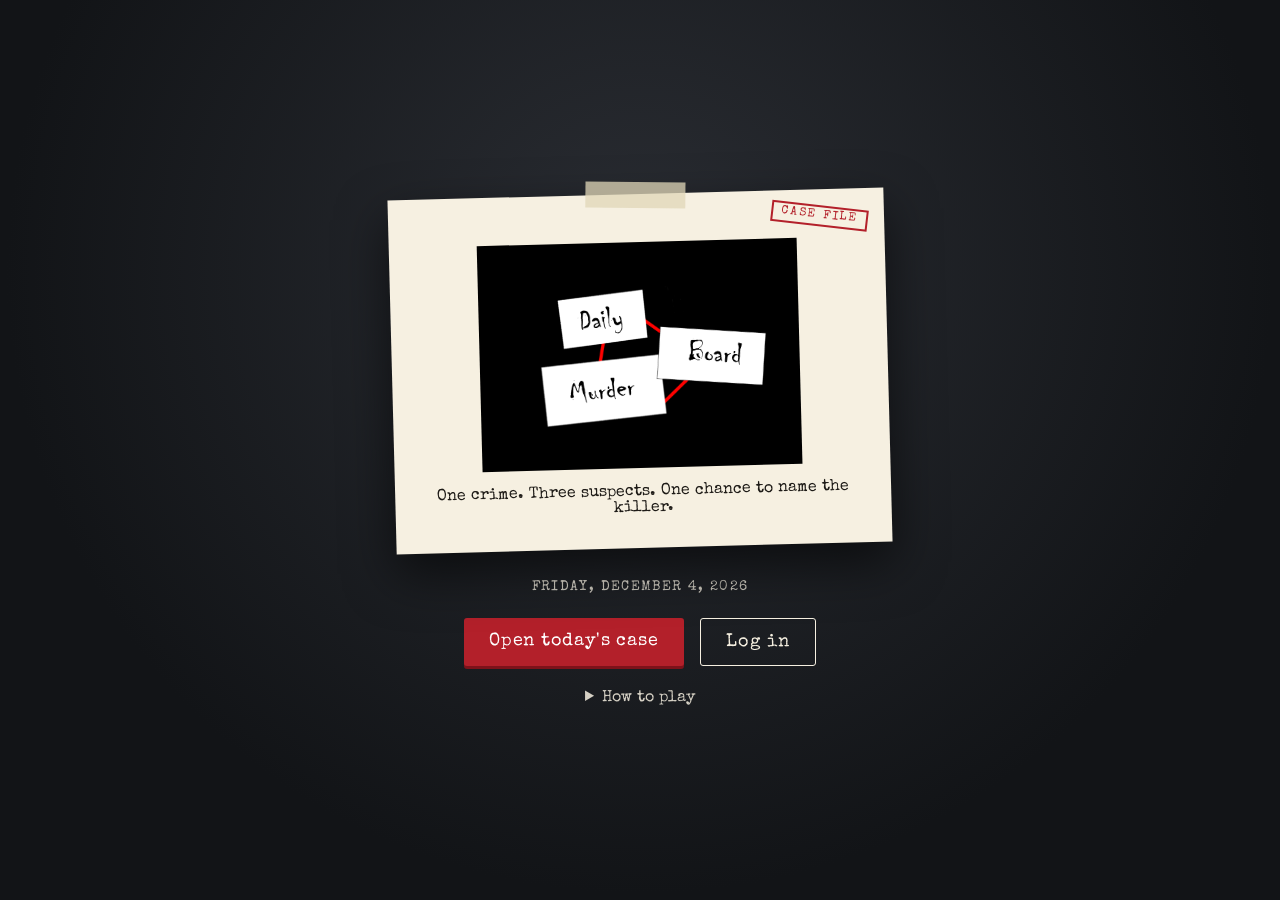
<file: index.html>
<!DOCTYPE html>
<html lang="en">
<head>
  <meta charset="UTF-8">
  <link rel="icon" href="/assets/DMB.png">
  <meta name="viewport" content="width=device-width, initial-scale=1">
  <title>DMB</title>
  <link rel="preconnect" href="https://fonts.googleapis.com">
  <link href="https://fonts.googleapis.com/css2?family=Caveat:wght@500&family=Playfair+Display:wght@700;900&family=Special+Elite&display=swap" rel="stylesheet">
  <link rel="stylesheet" href="css/style.css">
</head>
<body class="landing">
  <main class="hero">
    <div class="logo">
      <span class="logo-stamp">Case file</span>
      <h1><img src="./assets/DMB.png" alt="DMB"></h1>
      <p class="tagline">One crime. Three suspects. One chance to name the killer.</p>
    </div>

    <p class="today" id="today"></p>

    <div class="hero-actions">
      <a href="play.html" class="btn btn-red btn-lg">Open today's case</a>
      <button class="btn btn-ghost btn-lg" id="login-btn">Log in</button>
    </div>

    <details class="how">
      <summary>How to play</summary>
      <ol>
        <li>Study the corkboard. Click any photo or note to read the full file.</li>
        <li>Drag cards around and keep notes in your notepad.</li>
        <li>When you're ready, name the killer, the motive, and any accomplice.</li>
        <li>You get one accusation per day. Make it count.</li>
      </ol>
    </details>
  </main>

  <script>
    document.getElementById('today').textContent = new Date().toLocaleDateString(undefined, {
      weekday: 'long', month: 'long', day: 'numeric', year: 'numeric'
    });
    document.getElementById('login-btn').addEventListener('click', () => {
      alert('Accounts are coming soon. For now, your progress saves in this browser.');
    });
  </script>
</body>
</html>
</file>
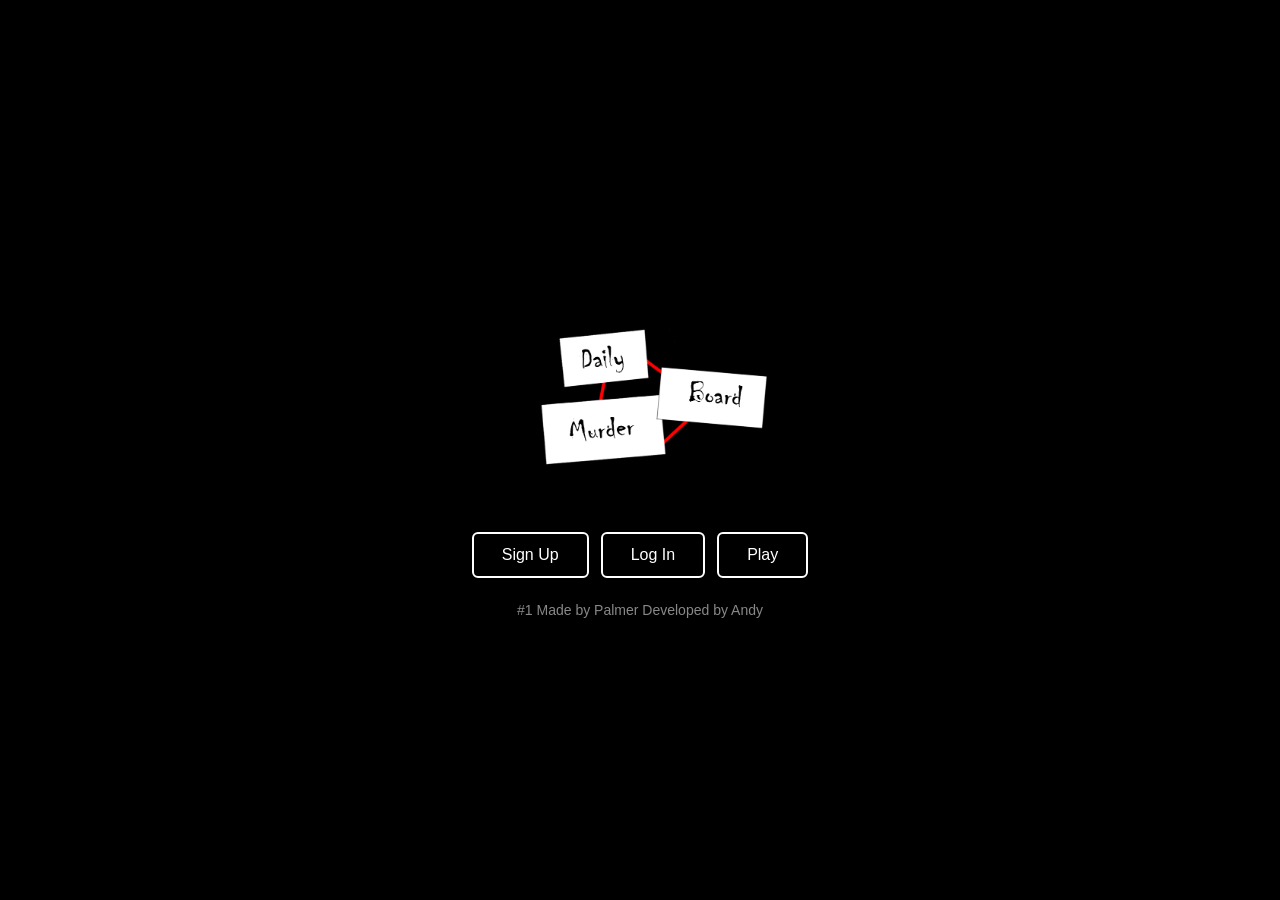
<file: remake/index.html>
<!DOCTYPE html>
<html lang="en">

<head>
    <meta charset="UTF-8">
    <title>DMB</title>
    <link rel="stylesheet" href="styles.css">
</head>

<body>
    <div class="landing">
        <img 
            src="./DMB.png"
            alt="DMB Logo"
            class="hero-image"
        >
        <div class="button-row">
            <button id="signupBtn">Sign Up</button>
            <button id="loginBtn">Log In</button>
            <button id="playBtn">Play</button>
        </div>
        <p class="tagline">
            #1
            Made by Palmer
            Developed by Andy
        </p>
    </div>
    
    <div id="mainPage" class="hidden">
        <h1>Welcome to DMB</h1>
        <p>Solve the clues to find the correct suspect </p>
    </div>
    <!-- JavaScript -->
    <script src="main.js"></script>
</body>
</html>

<!-- make the initial screen same to nyt by having the background blurred with a popout window with the logo showing the rules
 main cork screen with a collapsable notepad
 split screen guessing like strands? (maybe do the papers please collapsable guessing thing) -->
</file>
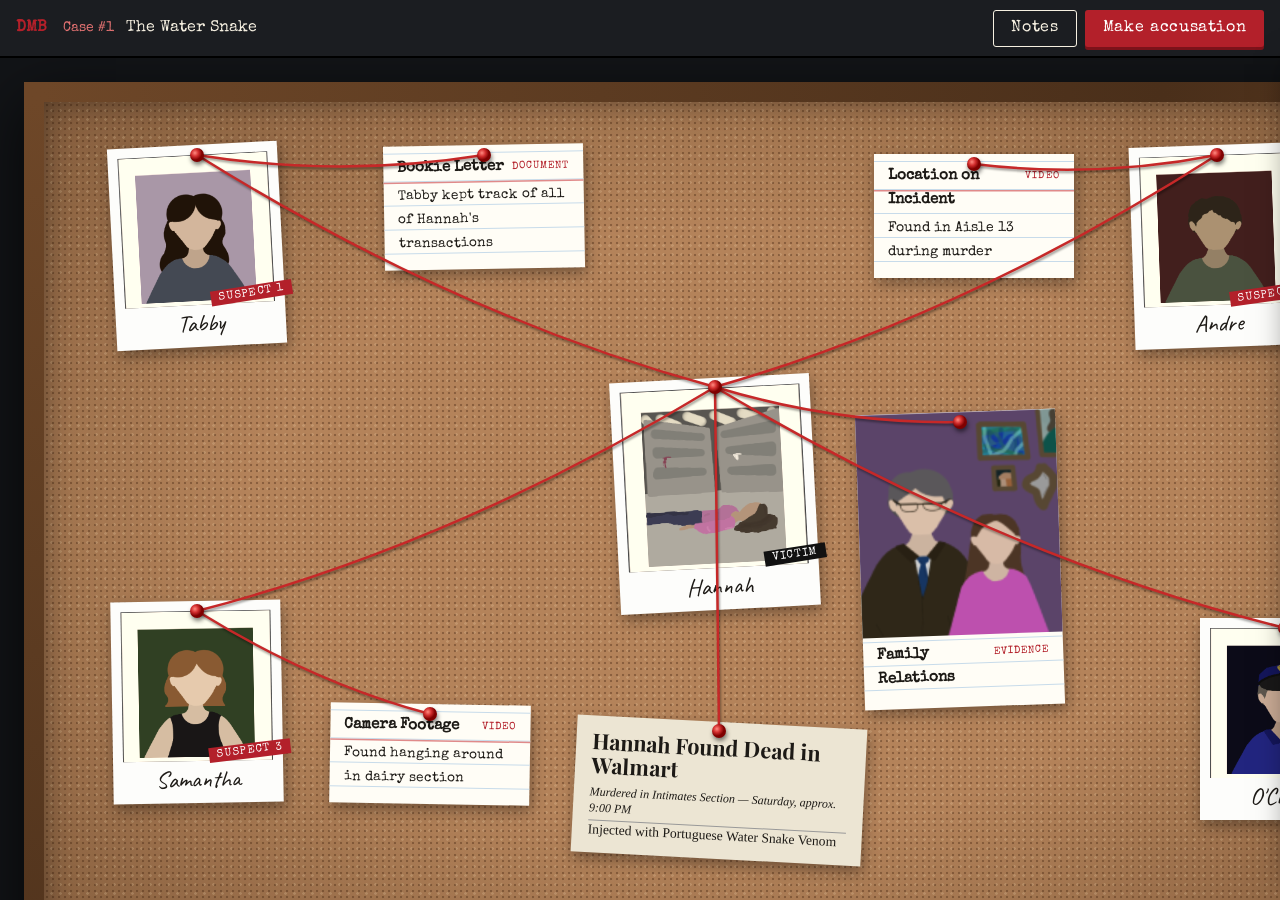
<file: play.html>
<!DOCTYPE html>
<html lang="en">
<head>
  <meta charset="UTF-8">
  <link rel="icon" href="assets/DMB.png">
  <meta name="viewport" content="width=device-width, initial-scale=1">
  <title>The Daily Case</title>
  <link rel="preconnect" href="https://fonts.googleapis.com">
  <link href="https://fonts.googleapis.com/css2?family=Caveat:wght@500&family=Playfair+Display:wght@700;900&family=Special+Elite&display=swap" rel="stylesheet">
  <link rel="stylesheet" href="css/style.css">
  <script src="js/game.js" defer></script>
</head>
<body class="play">
  <header class="topbar">
    <a href="index.html" class="brand">
        DMB
    </a>
    <div class="case-meta">
      <span id="case-number"></span>
      <strong id="case-title">Loading case file…</strong>
    </div>
    <div class="actions">
      <button id="notes-toggle" class="btn btn-ghost" aria-expanded="false" aria-controls="notepad">Notes</button>
      <button id="accuse-btn" class="btn btn-red">Make accusation</button>
    </div>
  </header>

  <main class="board-wrap">
    <div id="board">
      <svg id="strings" aria-hidden="true">
        <defs>
          <radialGradient id="pin-grad" cx="35%" cy="35%">
            <stop offset="0" stop-color="#ff8a80"/>
            <stop offset="0.5" stop-color="#d32f2f"/>
            <stop offset="1" stop-color="#7f0000"/>
          </radialGradient>
        </defs>
        <g id="string-layer"></g>
      </svg>
    </div>
  </main>

  <aside id="notepad" class="notepad" aria-label="Detective's notes">
    <div class="notepad-head">
      <span>Detective's notes</span>
      <button id="notes-close" aria-label="Close notes">×</button>
    </div>
    <textarea id="notes" placeholder="Jot down your theories…"></textarea>
  </aside>

  <dialog id="detail" class="modal">
    <button class="modal-x" data-close aria-label="Close">×</button>
    <div id="detail-body"></div>
    <div class="modal-actions">
      <button id="detail-note" class="btn btn-ghost">Add to notes</button>
    </div>
  </dialog>

  <dialog id="accuse" class="modal modal-wide">
    <form id="accuse-form">
      <p class="kicker">Final report</p>
      <h2>File your accusation</h2>
      <fieldset><legend>Who did it?</legend><div id="culprit-options" class="choices"></div></fieldset>
      <fieldset><legend>Why?</legend><div id="motive-options" class="choices choices--stack"></div></fieldset>
      <fieldset><legend>Did they have help?</legend><div id="accomplice-options" class="choices"></div></fieldset>
      <p class="warning">You only get one accusation per case.</p>
      <div class="modal-actions">
        <button type="button" class="btn btn-ghost" data-close>Keep investigating</button>
        <button type="submit" class="btn btn-red">Accuse</button>
      </div>
    </form>
  </dialog>

  <dialog id="result" class="modal">
    <div id="result-body"></div>
    <div class="modal-actions">
      <button class="btn btn-ghost" data-close>Back to board</button>
      <button id="share-btn" class="btn btn-red">Share result</button>
    </div>
  </dialog>
</body>
</html>
</file>
<file: css/style.css>
:root {
  --ink: #1d1a16;
  --paper: #f6f0e1;
  --paper-2: #fffdf6;
  --red: #b3202a;
  --red-dark: #7d121a;
  --cork: #b4835a;
  --wood: #5a3a22;
  --noir: #121417;
  --type: 'Special Elite', 'Courier New', monospace;
  --hand: 'Caveat', cursive;
  --display: 'Playfair Display', Georgia, serif;
}

* { box-sizing: border-box; }
html, body { margin: 0; height: 100%; }
body { font-family: var(--type); color: var(--ink); }

/* ---------- Buttons ---------- */
.btn {
  font: inherit; border: 0; cursor: pointer; text-decoration: none;
  display: inline-block; padding: .6rem 1.1rem; border-radius: 3px;
  letter-spacing: .04em; transition: transform .1s, background .15s;
}
.btn:active { transform: translateY(1px); }
.btn-red { background: var(--red); color: #fff; box-shadow: 0 3px 0 var(--red-dark); }
.btn-red:hover { background: #c9252f; }
.btn-ghost { background: transparent; color: inherit; border: 1.5px solid currentColor; }
.btn-lg { padding: .9rem 1.6rem; font-size: 1.1rem; }

/* ---------- Landing ---------- */
.landing {
  min-height: 100vh; display: grid; place-items: center; color: var(--paper);
  background: radial-gradient(ellipse at 50% 30%, #2a2d33 0%, var(--noir) 70%);
}
.hero { text-align: center; padding: 2rem; max-width: 560px; }
.logo {
  position: relative; background: var(--paper); color: var(--ink);
  padding: 2.5rem 2rem 2rem; margin-bottom: 2rem;
  transform: rotate(-1.5deg); box-shadow: 0 20px 50px rgba(0,0,0,.6);
}
.logo::before { /* tape */
  content: ''; position: absolute; top: -12px; left: 50%; width: 100px; height: 26px;
  background: rgba(225, 215, 185, .75); transform: translateX(-50%) rotate(2deg);
}
.logo-stamp {
  position: absolute; top: 1rem; right: 1rem; padding: .15rem .5rem;
  border: 2px solid var(--red); color: var(--red); font-size: .75rem;
  text-transform: uppercase; letter-spacing: .15em; transform: rotate(8deg);
}
.logo h1 {
  font-family: var(--display); font-weight: 900; text-transform: uppercase;
  font-size: clamp(3rem, 10vw, 5rem); line-height: .9; margin: .5rem 0 1rem;
}
.tagline { margin: 0; }
.today { opacity: .7; text-transform: uppercase; letter-spacing: .1em; font-size: .85rem; }
.hero-actions { display: flex; gap: 1rem; justify-content: center; flex-wrap: wrap; margin: 1.5rem 0; }
.how { text-align: left; opacity: .85; }
.how summary { cursor: pointer; text-align: center; }
.how ol { line-height: 1.7; }

/* ---------- Play layout ---------- */
.play { background: var(--noir); display: flex; flex-direction: column; height: 100vh; overflow: hidden; }
.topbar {
  display: flex; align-items: center; gap: 1rem; flex-wrap: wrap;
  padding: .6rem 1rem; background: #1b1d21; color: var(--paper); border-bottom: 2px solid #000;
}
/* .brand {
  font-family: var(--display); font-weight: 900; text-transform: uppercase;
  color: var(--paper); text-decoration: none; font-size: 1.2rem;
} */
.brand { display: flex; align-items: center; text-decoration: none; color:var(--red); font-family: (--display); font-weight: 900; }
.brand img { height: 40px; width: auto; display: block; }
.case-meta { flex: 1; display: flex; gap: .75rem; align-items: baseline; min-width: 0; }
.case-meta span { color: #e57373; font-size: .85rem; white-space: nowrap; }
.case-meta strong { font-weight: normal; white-space: nowrap; overflow: hidden; text-overflow: ellipsis; }
.actions { display: flex; gap: .5rem; }

.board-wrap { flex: 1; overflow: auto; padding: 24px; }

/* ---------- Corkboard ---------- */
#board {
  position: relative; width: 1400px; height: 900px; margin: 0 auto;
  background-color: var(--cork);
  background-image:
    radial-gradient(rgba(60,30,10,.35) 1px, transparent 1.6px),
    radial-gradient(rgba(255,230,190,.18) 1px, transparent 1.6px),
    radial-gradient(ellipse at center, transparent 50%, rgba(40,20,5,.35) 100%);
  background-size: 6px 6px, 9px 9px, 100% 100%;
  background-position: 0 0, 3px 4px, 0 0;
  border: 20px solid var(--wood);
  border-image: linear-gradient(135deg, #6e4728, #4a2f1a 50%, #6e4728) 1;
  box-shadow: 0 20px 60px rgba(0,0,0,.7), inset 0 0 30px rgba(0,0,0,.4);
}

.card {
  position: absolute; transform: rotate(var(--tilt, 0deg));
  box-shadow: 2px 6px 14px rgba(0,0,0,.35);
  cursor: grab; user-select: none; touch-action: none;
  transition: box-shadow .15s, transform .15s;
}
.card:hover { transform: rotate(var(--tilt)) scale(1.02); box-shadow: 4px 12px 24px rgba(0,0,0,.45); }
.card.dragging { cursor: grabbing; transform: rotate(0deg) scale(1.05); box-shadow: 8px 20px 30px rgba(0,0,0,.5); transition: none; }
.card:focus-visible { outline: 3px solid #ffd54f; outline-offset: 3px; }

/* Polaroids */
.card--suspect, .card--victim, .card--police { background: #fdfdfb; padding: 10px 10px 12px; width: 170px; }
.card--victim { width: 200px; }
.card--police .stamp { background: #1f4fbf; }
.photo {
  aspect-ratio: 1; display: grid; place-items: center; overflow: hidden;
  background: linear-gradient(160deg, #4b4f57, #24272c); filter: sepia(.25);
}
/* .card--victim .photo { filter: grayscale(1); } */
.photo img { width: 100%; height: 100%; object-fit: cover; pointer-events: none;}
.photo span { font-family: var(--display); font-size: 3rem; color: rgba(255,255,255,.75); }
.caption { font-family: var(--hand); font-size: 1.5rem; text-align: center; margin-top: 6px; line-height: 1; }
.stamp {
  position: absolute; bottom: 44px; right: -8px; padding: 2px 8px;
  background: var(--red); color: #fff; font-size: .7rem;
  text-transform: uppercase; letter-spacing: .12em; transform: rotate(-6deg);
}
.card--victim .stamp { background: #111; }


.clue-photo { margin: -10px -14px 6px; }
.clue-photo img { display: block; width: 100%; pointer-events: none; -webkit-user-drag: none; }

/* Index cards */
.card--clue {
  width: 200px; padding: 10px 14px 14px; font-size: .85rem; line-height: 24px;
  background:
    linear-gradient(#e08a8a, #e08a8a) 0 36px / 100% 1.5px no-repeat,
    repeating-linear-gradient(transparent 0 23px, #c7dbea 23px 24px) 0 12px,
    var(--paper-2);
}
.card--clue h4 { margin: 0 0 4px; font-size: .95rem; }
.card--clue p { margin: 0; }
.tag { float: right; font-size: .65rem; text-transform: uppercase; letter-spacing: .1em; color: var(--red); }

/* Newspaper clipping */
.card--scene {
  width: 290px; padding: 14px 16px; background: #ece5d3;
  font-family: Georgia, serif; font-size: .85rem; line-height: 1.35;
}
.card--scene h3 { font-family: var(--display); font-size: 1.35rem; line-height: 1.1; margin: 0 0 6px; }
.dateline { font-style: italic; font-size: .75rem; margin: 0 0 6px; padding-bottom: 4px; border-bottom: 1px solid #999; }
.card--scene p { margin: 0; }

/* Red string + pins */
#strings { position: absolute; inset: 0; width: 100%; height: 100%; pointer-events: none; z-index: 1000; overflow: visible; }
.string { fill: none; stroke: #c62828; stroke-width: 2.5; stroke-linecap: round; filter: drop-shadow(1px 2px 1px rgba(0,0,0,.4)); }
.pin { fill: url(#pin-grad); filter: drop-shadow(1px 3px 2px rgba(0,0,0,.5)); }

.error {
  position: absolute; top: 50%; left: 50%; transform: translate(-50%, -50%);
  background: var(--paper); padding: 1.5rem; max-width: 420px; text-align: center;
}

/* ---------- Notepad ---------- */
.notepad {
  position: fixed; top: 64px; right: 0; bottom: 16px; width: min(340px, 90vw); z-index: 2000;
  display: flex; flex-direction: column; background: #fff8b8;
  border-left: 3px solid #e57373; box-shadow: -8px 0 30px rgba(0,0,0,.5);
  transform: translateX(105%); transition: transform .3s ease;
}
.notepad.open { transform: none; }
.notepad-head {
  display: flex; justify-content: space-between; align-items: center;
  padding: .6rem 1rem; background: #2b2b2b; color: #fff8b8;
}
.notepad-head button { background: none; border: 0; color: inherit; font-size: 1.5rem; cursor: pointer; }
#notes {
  flex: 1; border: 0; outline: none; resize: none; color: #1a237e;
  padding: 4px 1rem 1rem 2.2rem; font-family: var(--hand); font-size: 1.45rem; line-height: 32px;
  background: repeating-linear-gradient(transparent 0 31px, #9fc5e8 31px 32px);
  background-attachment: local;
}

/* ---------- Modals ---------- */
.modal {
  border: 0; padding: 2rem; max-width: min(520px, 92vw);
  background: var(--paper); font-family: var(--type); color: var(--ink);
  box-shadow: 0 30px 80px rgba(0,0,0,.6);
}
.modal-wide { max-width: min(660px, 94vw); }
.modal::backdrop { background: rgba(10,10,12,.7); backdrop-filter: blur(2px); }
.modal h2 { font-family: var(--display); font-size: 1.8rem; margin: .2rem 0 .8rem; }
.modal h3 { font-family: var(--display); margin: 1.5rem 0 .4rem; }
.modal p { line-height: 1.5; }
.modal dl { display: grid; grid-template-columns: auto 1fr; gap: .25rem 1rem; font-size: .9rem; }
.modal dt { color: #6b6255; }
.modal dd { margin: 0; }
.modal-x { position: absolute; top: .5rem; right: .75rem; background: none; border: 0; font-size: 1.6rem; cursor: pointer; }
.modal-actions { display: flex; gap: .75rem; justify-content: flex-end; flex-wrap: wrap; margin-top: 1.5rem; }
.kicker { margin: 0; color: var(--red); font-size: .75rem; text-transform: uppercase; letter-spacing: .15em; }

fieldset { border: 0; padding: 0; margin: 0 0 1.2rem; }
legend { font-weight: bold; margin-bottom: .5rem; }
.choices { display: grid; grid-template-columns: repeat(auto-fit, minmax(150px, 1fr)); gap: .5rem; }
.choices--stack { grid-template-columns: 1fr; }
.choice { position: relative; }
.choice input { position: absolute; opacity: 0; }
.choice span {
  display: block; height: 100%; padding: .7rem .8rem; cursor: pointer;
  border: 1.5px solid #b9ad97; background: var(--paper-2); transition: background .15s, border-color .15s;
}
.choice span:hover { border-color: var(--ink); }
.choice input:checked + span { border-color: var(--red); background: #fbe3e3; box-shadow: inset 0 0 0 1px var(--red); }
.choice input:focus-visible + span { outline: 2px solid var(--ink); outline-offset: 2px; }
.choice input:disabled + span { opacity: .35; cursor: not-allowed; text-decoration: line-through; }
.warning { font-size: .8rem; color: #6b6255; }

.result-stamp {
  display: inline-block; padding: .2rem .8rem; border: 3px solid;
  font-size: 1.3rem; text-transform: uppercase; letter-spacing: .1em; transform: rotate(-4deg);
}
.result-stamp.win { color: #2e7d32; }
.result-stamp.lose { color: var(--red); }
.verdict { list-style: none; padding: 0; margin: 1rem 0 0; }
.verdict li { display: flex; justify-content: space-between; gap: 1rem; padding: .55rem 0; border-bottom: 1px dashed #b9ad97; }
.verdict-label { color: #6b6255; }
.logo h1 img {
  display: block;
  width: 100%;
  max-width: 320px;
  height: auto;
  margin: 0 auto;
}

@media (max-width: 640px) {
  .brand { display: none; }
  .topbar { padding: .5rem; }
  .modal { padding: 1.4rem; }
}
</file>
<file: remake/styles.css>
* {
    margin: 0;
    padding: 0;
    box-sizing: border-box;
}

body {
    background-color: #000000;
    color: #ffffff;
    font-family: Arial, sans-serif;
    min-height: 100vh;
}

.landing {
    display: flex;
    flex-direction: column;
    align-items: center;
    justify-content: center;
    min-height: 100vh;
    gap: 24px;
}

.hero-image {
    max-width: 320px;
    width: 100%;
}

.button-row {
    display: flex;
    gap: 12px;
}

button {
    padding: 12px 28px;
    font-size: 16px;
    border: 2px solid #ffffff;
    background: transparent;
    color: #ffffff;
    cursor: pointer;
    border-radius: 6px;
    transition: all 0.2s ease;
}

button:hover {
    background: #ffffff;
    color: #000000
}

.tagline {
    color: #888888;
    font-size: 14px;
    text-align: center;
}

.hidden {
    display: none;
}

#mainPage {
    padding: 60px;
    text-align: center;
}
</file>
